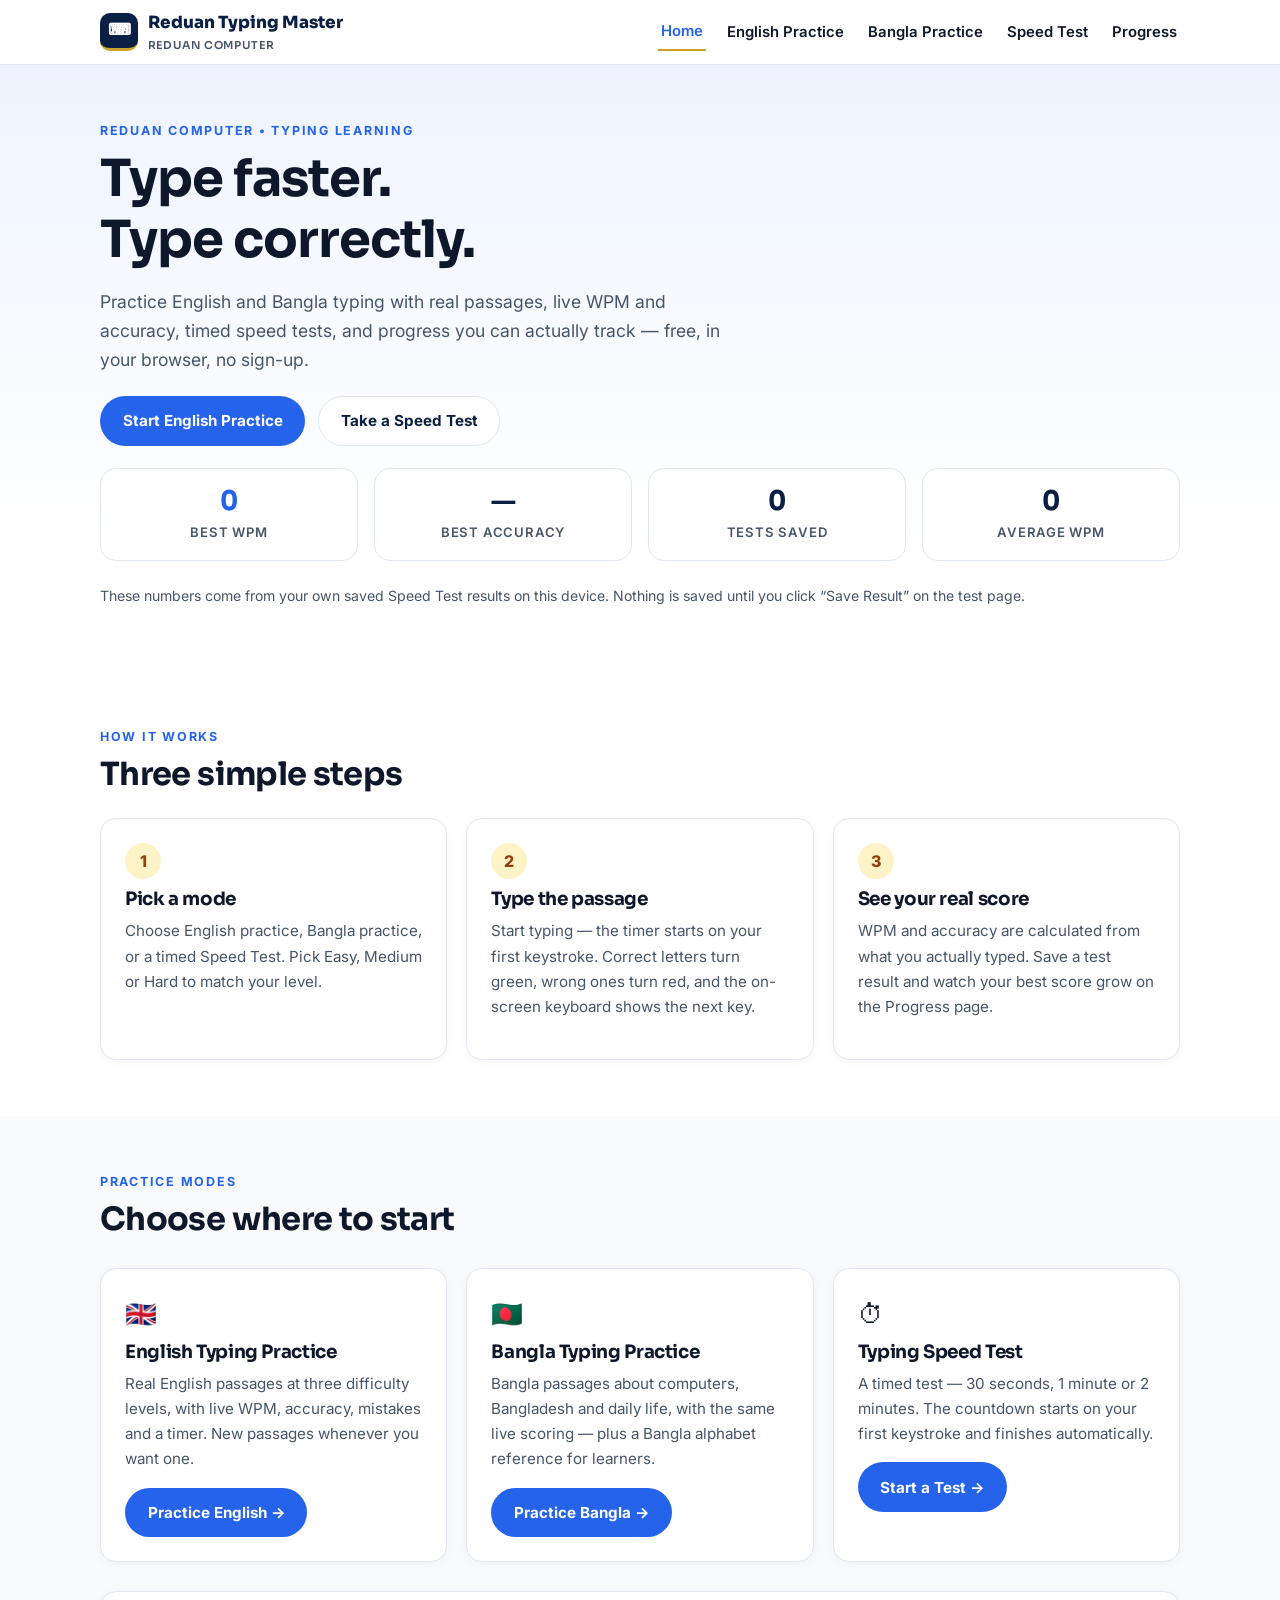
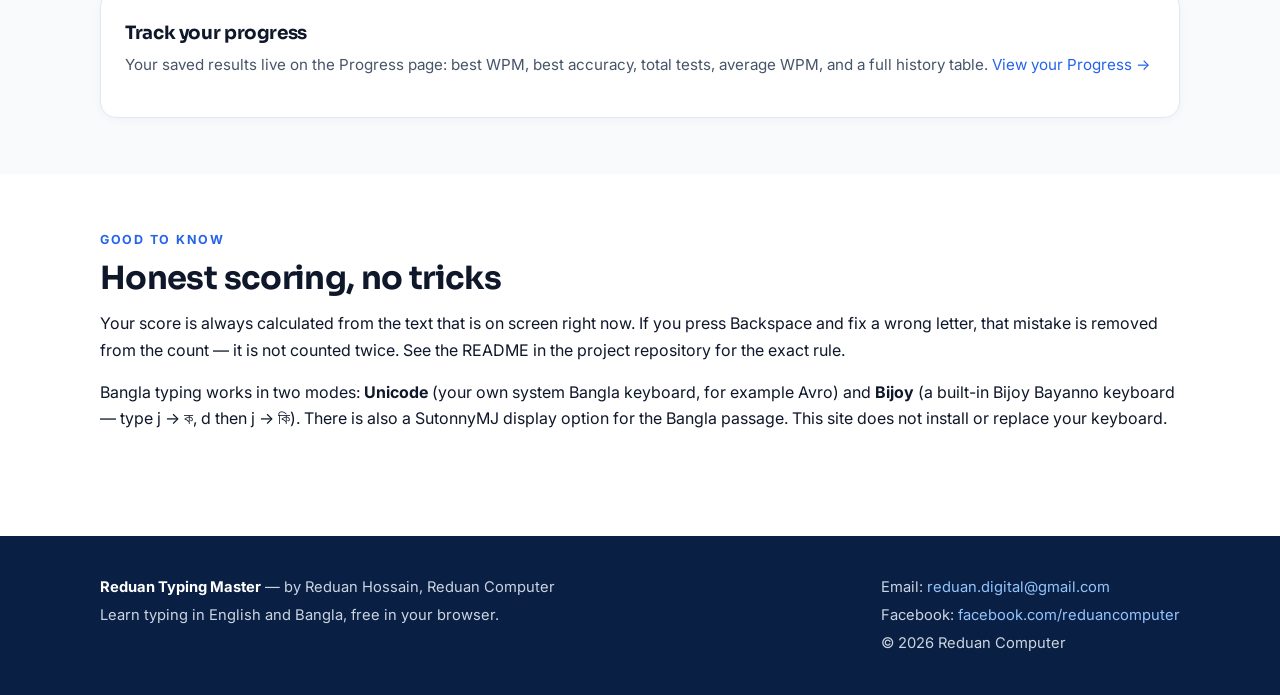
<file: index.html>
<!DOCTYPE html>
<html lang="en">
<head>
  <meta charset="UTF-8" />
  <meta name="viewport" content="width=device-width, initial-scale=1.0" />
  <title>Reduan Typing Master — Learn &amp; Practice Typing in English and Bangla</title>
  <meta name="description" content="Reduan Typing Master: free English and Bangla typing practice, typing speed tests with real WPM and accuracy, and progress tracking. By Reduan Hossain, Reduan Computer." />
  <link rel="preconnect" href="https://fonts.googleapis.com" />
  <link rel="preconnect" href="https://fonts.gstatic.com" crossorigin />
  <link href="https://fonts.googleapis.com/css2?family=Inter:wght@400;500;600;700;800&family=Sora:wght@600;700;800&display=swap" rel="stylesheet" />
  <link rel="stylesheet" href="style.css" />
</head>
<body>
  <header class="site-header">
    <div class="container header-inner">
      <a class="brand" href="index.html"><span class="brand-mark">⌨</span><span>Reduan Typing Master<small>Reduan Computer</small></span></a>
      <nav class="site-nav" id="siteNav" aria-label="Main navigation">
        <a href="index.html">Home</a>
        <a href="english.html">English Practice</a>
        <a href="bangla.html">Bangla Practice</a>
        <a href="test.html">Speed Test</a>
        <a href="progress.html">Progress</a>
      </nav>
      <button class="menu-btn" id="menuBtn" aria-label="Open menu" aria-expanded="false">☰</button>
    </div>
  </header>

  <main>
    <section class="hero">
      <div class="container">
        <p class="eyebrow">Reduan Computer • Typing Learning</p>
        <h1>Type faster.<br />Type correctly.</h1>
        <p class="lead">Practice English and Bangla typing with real passages, live WPM and accuracy, timed speed tests, and progress you can actually track — free, in your browser, no sign-up.</p>
        <div class="hero-actions">
          <a class="btn btn-primary" href="english.html">Start English Practice</a>
          <a class="btn btn-secondary" href="test.html">Take a Speed Test</a>
        </div>
        <div class="stats-row" aria-label="Your best results so far">
          <div class="stat highlight"><strong id="homeBestWpm">0</strong><span>Best WPM</span></div>
          <div class="stat"><strong id="homeBestAccuracy">—</strong><span>Best Accuracy</span></div>
          <div class="stat"><strong id="homeTotalTests">0</strong><span>Tests Saved</span></div>
          <div class="stat"><strong id="homeAvgWpm">0</strong><span>Average WPM</span></div>
        </div>
        <p class="progress-text">These numbers come from your own saved Speed Test results on this device. Nothing is saved until you click “Save Result” on the test page.</p>
      </div>
    </section>

    <section class="section">
      <div class="container">
        <p class="eyebrow">How it works</p>
        <h2>Three simple steps</h2>
        <div class="steps">
          <article class="card"><div class="step-num">1</div><h3>Pick a mode</h3><p>Choose English practice, Bangla practice, or a timed Speed Test. Pick Easy, Medium or Hard to match your level.</p></article>
          <article class="card"><div class="step-num">2</div><h3>Type the passage</h3><p>Start typing — the timer starts on your first keystroke. Correct letters turn green, wrong ones turn red, and the on-screen keyboard shows the next key.</p></article>
          <article class="card"><div class="step-num">3</div><h3>See your real score</h3><p>WPM and accuracy are calculated from what you actually typed. Save a test result and watch your best score grow on the Progress page.</p></article>
        </div>
      </div>
    </section>

    <section class="section section-alt">
      <div class="container">
        <p class="eyebrow">Practice modes</p>
        <h2>Choose where to start</h2>
        <div class="card-grid">
          <article class="card">
            <div class="icon">🇬🇧</div>
            <h3>English Typing Practice</h3>
            <p>Real English passages at three difficulty levels, with live WPM, accuracy, mistakes and a timer. New passages whenever you want one.</p>
            <a class="btn btn-primary" href="english.html">Practice English →</a>
          </article>
          <article class="card">
            <div class="icon">🇧🇩</div>
            <h3>Bangla Typing Practice</h3>
            <p>Bangla passages about computers, Bangladesh and daily life, with the same live scoring — plus a Bangla alphabet reference for learners.</p>
            <a class="btn btn-primary" href="bangla.html">Practice Bangla →</a>
          </article>
          <article class="card">
            <div class="icon">⏱</div>
            <h3>Typing Speed Test</h3>
            <p>A timed test — 30 seconds, 1 minute or 2 minutes. The countdown starts on your first keystroke and finishes automatically.</p>
            <a class="btn btn-primary" href="test.html">Start a Test →</a>
          </article>
        </div>
        <div class="card-grid" style="grid-template-columns: 1fr;">
          <article class="card">
            <h3>Track your progress</h3>
            <p>Your saved results live on the Progress page: best WPM, best accuracy, total tests, average WPM, and a full history table. <a href="progress.html">View your Progress →</a></p>
          </article>
        </div>
      </div>
    </section>

    <section class="section">
      <div class="container narrow">
        <p class="eyebrow">Good to know</p>
        <h2>Honest scoring, no tricks</h2>
        <p>Your score is always calculated from the text that is on screen right now. If you press Backspace and fix a wrong letter, that mistake is removed from the count — it is not counted twice. See the README in the project repository for the exact rule.</p>
        <p>Bangla typing works in two modes: <strong>Unicode</strong> (your own system Bangla keyboard, for example Avro) and <strong>Bijoy</strong> (a built-in Bijoy Bayanno keyboard — type j → ক, d then j → কি). There is also a SutonnyMJ display option for the Bangla passage. This site does not install or replace your keyboard.</p>
      </div>
    </section>
  </main>

  <footer class="site-footer">
    <div class="container footer-inner">
      <div>
        <p><strong style="color:#fff;">Reduan Typing Master</strong> — by Reduan Hossain, Reduan Computer</p>
        <p>Learn typing in English and Bangla, free in your browser.</p>
      </div>
      <div>
        <p>Email: <a href="mailto:reduan.digital@gmail.com">reduan.digital@gmail.com</a></p>
        <p>Facebook: <a href="https://www.facebook.com/reduancomputer" target="_blank" rel="noopener">facebook.com/reduancomputer</a></p>
        <p>© <span id="year">2026</span> Reduan Computer</p>
      </div>
    </div>
  </footer>

  <script src="script.js"></script>
  <script>document.getElementById('year').textContent = new Date().getFullYear();</script>
</body>
</html>
</file>
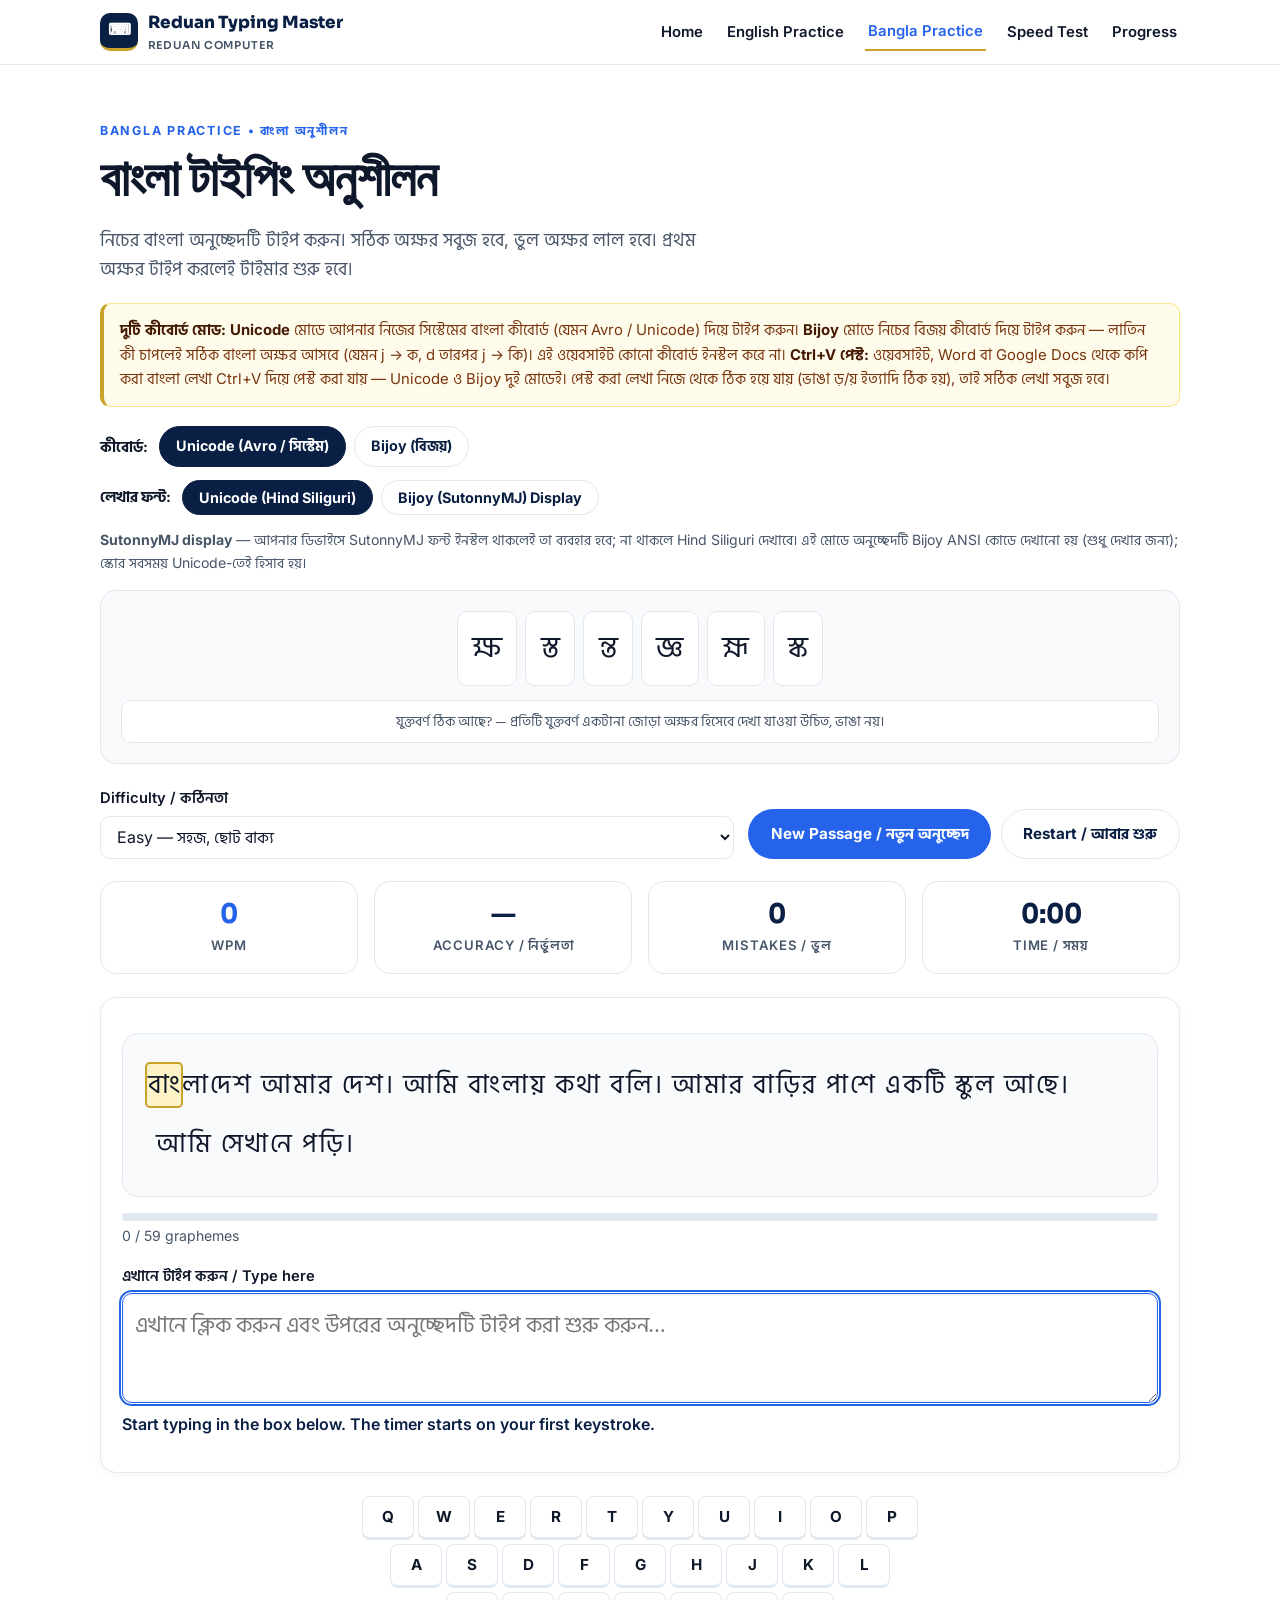
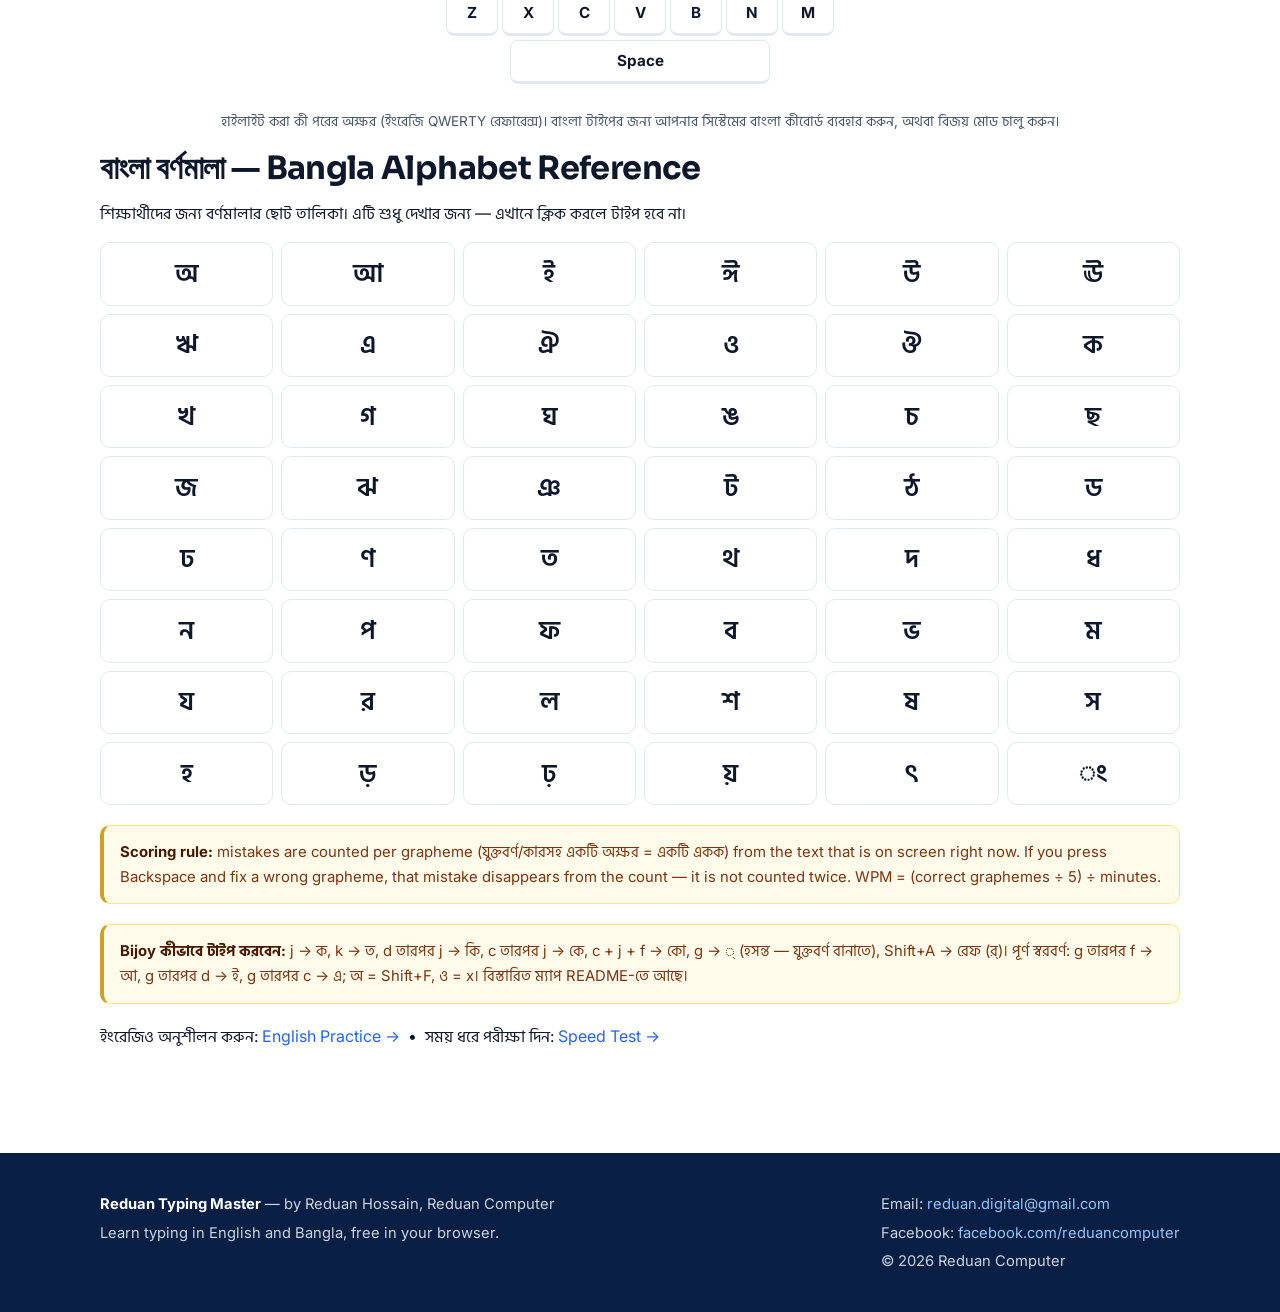
<file: bangla.html>
<!DOCTYPE html>
<html lang="bn">
<head>
  <meta charset="UTF-8" />
  <meta name="viewport" content="width=device-width, initial-scale=1.0" />
  <title>বাংলা টাইপিং অনুশীলন — Reduan Typing Master</title>
  <meta name="description" content="বাংলা টাইপিং অনুশীলন — কম্পিউটার, বাংলাদেশ ও দৈনন্দিন জীবন নিয়ে বাংলা অনুচ্ছেদ, লাইভ WPM, নির্ভুলতা ও ভুলের হিসাব।" />
  <link rel="preconnect" href="https://fonts.googleapis.com" />
  <link rel="preconnect" href="https://fonts.gstatic.com" crossorigin />
  <link href="https://fonts.googleapis.com/css2?family=Inter:wght@400;500;600;700;800&family=Sora:wght@600;700;800&family=Hind+Siliguri:wght@400;500;600;700&family=Noto+Sans+Bengali:wght@400;500;600;700&display=swap" rel="stylesheet" />
  <link rel="stylesheet" href="style.css" />
</head>
<body>
  <header class="site-header">
    <div class="container header-inner">
      <a class="brand" href="index.html"><span class="brand-mark">⌨</span><span>Reduan Typing Master<small>Reduan Computer</small></span></a>
      <nav class="site-nav" id="siteNav" aria-label="Main navigation">
        <a href="index.html">Home</a>
        <a href="english.html">English Practice</a>
        <a href="bangla.html">Bangla Practice</a>
        <a href="test.html">Speed Test</a>
        <a href="progress.html">Progress</a>
      </nav>
      <button class="menu-btn" id="menuBtn" aria-label="Open menu" aria-expanded="false">☰</button>
    </div>
  </header>

  <main>
    <section class="section">
      <div class="container">
        <p class="eyebrow">Bangla Practice • বাংলা অনুশীলন</p>
        <h1>বাংলা টাইপিং অনুশীলন</h1>
        <p class="lead">নিচের বাংলা অনুচ্ছেদটি টাইপ করুন। সঠিক অক্ষর সবুজ হবে, ভুল অক্ষর লাল হবে। প্রথম অক্ষর টাইপ করলেই টাইমার শুরু হবে।</p>

        <div class="note"><strong>দুটি কীবোর্ড মোড:</strong> <strong>Unicode</strong> মোডে আপনার নিজের সিস্টেমের বাংলা কীবোর্ড (যেমন Avro / Unicode) দিয়ে টাইপ করুন। <strong>Bijoy</strong> মোডে নিচের বিজয় কীবোর্ড দিয়ে টাইপ করুন — লাতিন কী চাপলেই সঠিক বাংলা অক্ষর আসবে (যেমন j → ক, d তারপর j → কি)। এই ওয়েবসাইট কোনো কীবোর্ড ইনস্টল করে না। <strong>Ctrl+V পেস্ট:</strong> ওয়েবসাইট, Word বা Google Docs থেকে কপি করা বাংলা লেখা Ctrl+V দিয়ে পেস্ট করা যায় — Unicode ও Bijoy দুই মোডেই। পেস্ট করা লেখা নিজে থেকে ঠিক হয়ে যায় (ভাঙা ড়/য় ইত্যাদি ঠিক হয়), তাই সঠিক লেখা সবুজ হবে।</div>

        <div class="toggle-group" role="group" aria-label="Keyboard mode">
          <span class="toggle-label">কীবোর্ড:</span>
          <button class="toggle-btn" id="kbModeUnicode" type="button" aria-pressed="true">Unicode (Avro / সিস্টেম)</button>
          <button class="toggle-btn" id="kbModeBijoy" type="button" aria-pressed="false">Bijoy (বিজয়)</button>
        </div>
        <div class="toggle-group" role="group" aria-label="Display font">
          <span class="toggle-label">লেখার ফন্ট:</span>
          <button class="toggle-btn" id="dispUnicode" type="button" aria-pressed="true">Unicode (Hind Siliguri)</button>
          <button class="toggle-btn" id="dispSutonny" type="button" aria-pressed="false">Bijoy (SutonnyMJ) Display</button>
        </div>
        <p class="progress-text"><strong>SutonnyMJ display</strong> — আপনার ডিভাইসে SutonnyMJ ফন্ট ইনস্টল থাকলেই তা ব্যবহার হবে; না থাকলে Hind Siliguri দেখাবে। এই মোডে অনুচ্ছেদটি Bijoy ANSI কোডে দেখানো হয় (শুধু দেখার জন্য); স্কোর সবসময় Unicode-তেই হিসাব হয়।</p>

        <div class="conjunct-demo" lang="bn" aria-label="যুক্তবর্ণ ঠিক আছে?">
          <span>ক্ষ</span><span>স্ত</span><span>ন্ত</span><span>জ্ঞ</span><span>হ্ম</span><span>স্ক</span>
          <span class="demo-label">যুক্তবর্ণ ঠিক আছে? — প্রতিটি যুক্তবর্ণ একটানা জোড়া অক্ষর হিসেবে দেখা যাওয়া উচিত, ভাঙা নয়।</span>
        </div>

        <input type="hidden" id="practiceMode" value="bangla" />

        <div class="controls">
          <div class="field">
            <label for="difficulty">Difficulty / কঠিনতা</label>
            <select id="difficulty">
              <option value="easy">Easy — সহজ, ছোট বাক্য</option>
              <option value="medium">Medium — মাঝারি অনুচ্ছেদ</option>
              <option value="hard">Hard — লম্বা, জটিল অনুচ্ছেদ</option>
            </select>
          </div>
          <div class="actions">
            <button class="btn btn-primary" id="newPassageBtn" type="button">New Passage / নতুন অনুচ্ছেদ</button>
            <button class="btn btn-secondary" id="restartBtn" type="button">Restart / আবার শুরু</button>
          </div>
        </div>

        <div class="stats-row">
          <div class="stat highlight"><strong id="statWpm">0</strong><span>WPM</span></div>
          <div class="stat"><strong id="statAccuracy">—</strong><span>Accuracy / নির্ভুলতা</span></div>
          <div class="stat"><strong id="statMistakes">0</strong><span>Mistakes / ভুল</span></div>
          <div class="stat"><strong id="statTime">0:00</strong><span>Time / সময়</span></div>
        </div>

        <div class="typing-card">
          <div class="passage bangla" id="passage" aria-label="টাইপ করার অনুচ্ছেদ" lang="bn"></div>
          <div class="progress-bar"><div id="progressFill"></div></div>
          <p class="progress-text" id="statProgress">0 / 0 graphemes</p>

          <label for="typingInput">এখানে টাইপ করুন / Type here</label>
          <textarea id="typingInput" class="typing-input bangla" lang="bn" placeholder="এখানে ক্লিক করুন এবং উপরের অনুচ্ছেদটি টাইপ করা শুরু করুন…" spellcheck="false" autocomplete="off" autocapitalize="off"></textarea>
          <p class="status-line" id="statusLine">Start typing in the box above. The timer starts on your first keystroke.</p>
          <p class="pending-kar" id="pendingKar" hidden></p>
        </div>

        <div class="keyboard" id="keyboard" aria-label="On-screen keyboard — highlights the next key"></div>
        <p class="kb-caption" id="kbCaption">The highlighted key is the next letter to type. For Bangla, use your system Bangla keyboard, or switch on Bijoy mode above.</p>

        <h2>বাংলা বর্ণমালা — Bangla Alphabet Reference</h2>
        <p>শিক্ষার্থীদের জন্য বর্ণমালার ছোট তালিকা। এটি শুধু দেখার জন্য — এখানে ক্লিক করলে টাইপ হবে না।</p>
        <div class="alphabet" lang="bn" aria-label="Bangla alphabet reference">
          <span>অ</span><span>আ</span><span>ই</span><span>ঈ</span><span>উ</span><span>ঊ</span>
          <span>ঋ</span><span>এ</span><span>ঐ</span><span>ও</span><span>ঔ</span><span>ক</span>
          <span>খ</span><span>গ</span><span>ঘ</span><span>ঙ</span><span>চ</span><span>ছ</span>
          <span>জ</span><span>ঝ</span><span>ঞ</span><span>ট</span><span>ঠ</span><span>ড</span>
          <span>ঢ</span><span>ণ</span><span>ত</span><span>থ</span><span>দ</span><span>ধ</span>
          <span>ন</span><span>প</span><span>ফ</span><span>ব</span><span>ভ</span><span>ম</span>
          <span>য</span><span>র</span><span>ল</span><span>শ</span><span>ষ</span><span>স</span>
          <span>হ</span><span>ড়</span><span>ঢ়</span><span>য়</span><span>ৎ</span><span>ং</span>
        </div>

        <div class="note"><strong>Scoring rule:</strong> mistakes are counted per grapheme (যুক্তবর্ণ/কারসহ একটি অক্ষর = একটি একক) from the text that is on screen right now. If you press Backspace and fix a wrong grapheme, that mistake disappears from the count — it is not counted twice. WPM = (correct graphemes ÷ 5) ÷ minutes.</div>
        <div class="note"><strong>Bijoy কীভাবে টাইপ করবেন:</strong> j → ক, k → ত, d তারপর j → কি, c তারপর j → কে, c + j + f → কো, g → ্ (হসন্ত — যুক্তবর্ণ বানাতে), Shift+A → রেফ (র্)। পূর্ণ স্বরবর্ণ: g তারপর f → আ, g তারপর d → ই, g তারপর c → এ; অ = Shift+F, ও = x। বিস্তারিত ম্যাপ README-তে আছে।</div>

        <p>ইংরেজিও অনুশীলন করুন: <a href="english.html">English Practice →</a> &nbsp;•&nbsp; সময় ধরে পরীক্ষা দিন: <a href="test.html">Speed Test →</a></p>
      </div>
    </section>
  </main>

  <footer class="site-footer">
    <div class="container footer-inner">
      <div>
        <p><strong style="color:#fff;">Reduan Typing Master</strong> — by Reduan Hossain, Reduan Computer</p>
        <p>Learn typing in English and Bangla, free in your browser.</p>
      </div>
      <div>
        <p>Email: <a href="mailto:reduan.digital@gmail.com">reduan.digital@gmail.com</a></p>
        <p>Facebook: <a href="https://www.facebook.com/reduancomputer" target="_blank" rel="noopener">facebook.com/reduancomputer</a></p>
        <p>© <span id="year">2026</span> Reduan Computer</p>
      </div>
    </div>
  </footer>

  <script src="script.js"></script>
  <script>document.getElementById('year').textContent = new Date().getFullYear();</script>
</body>
</html>
</file>
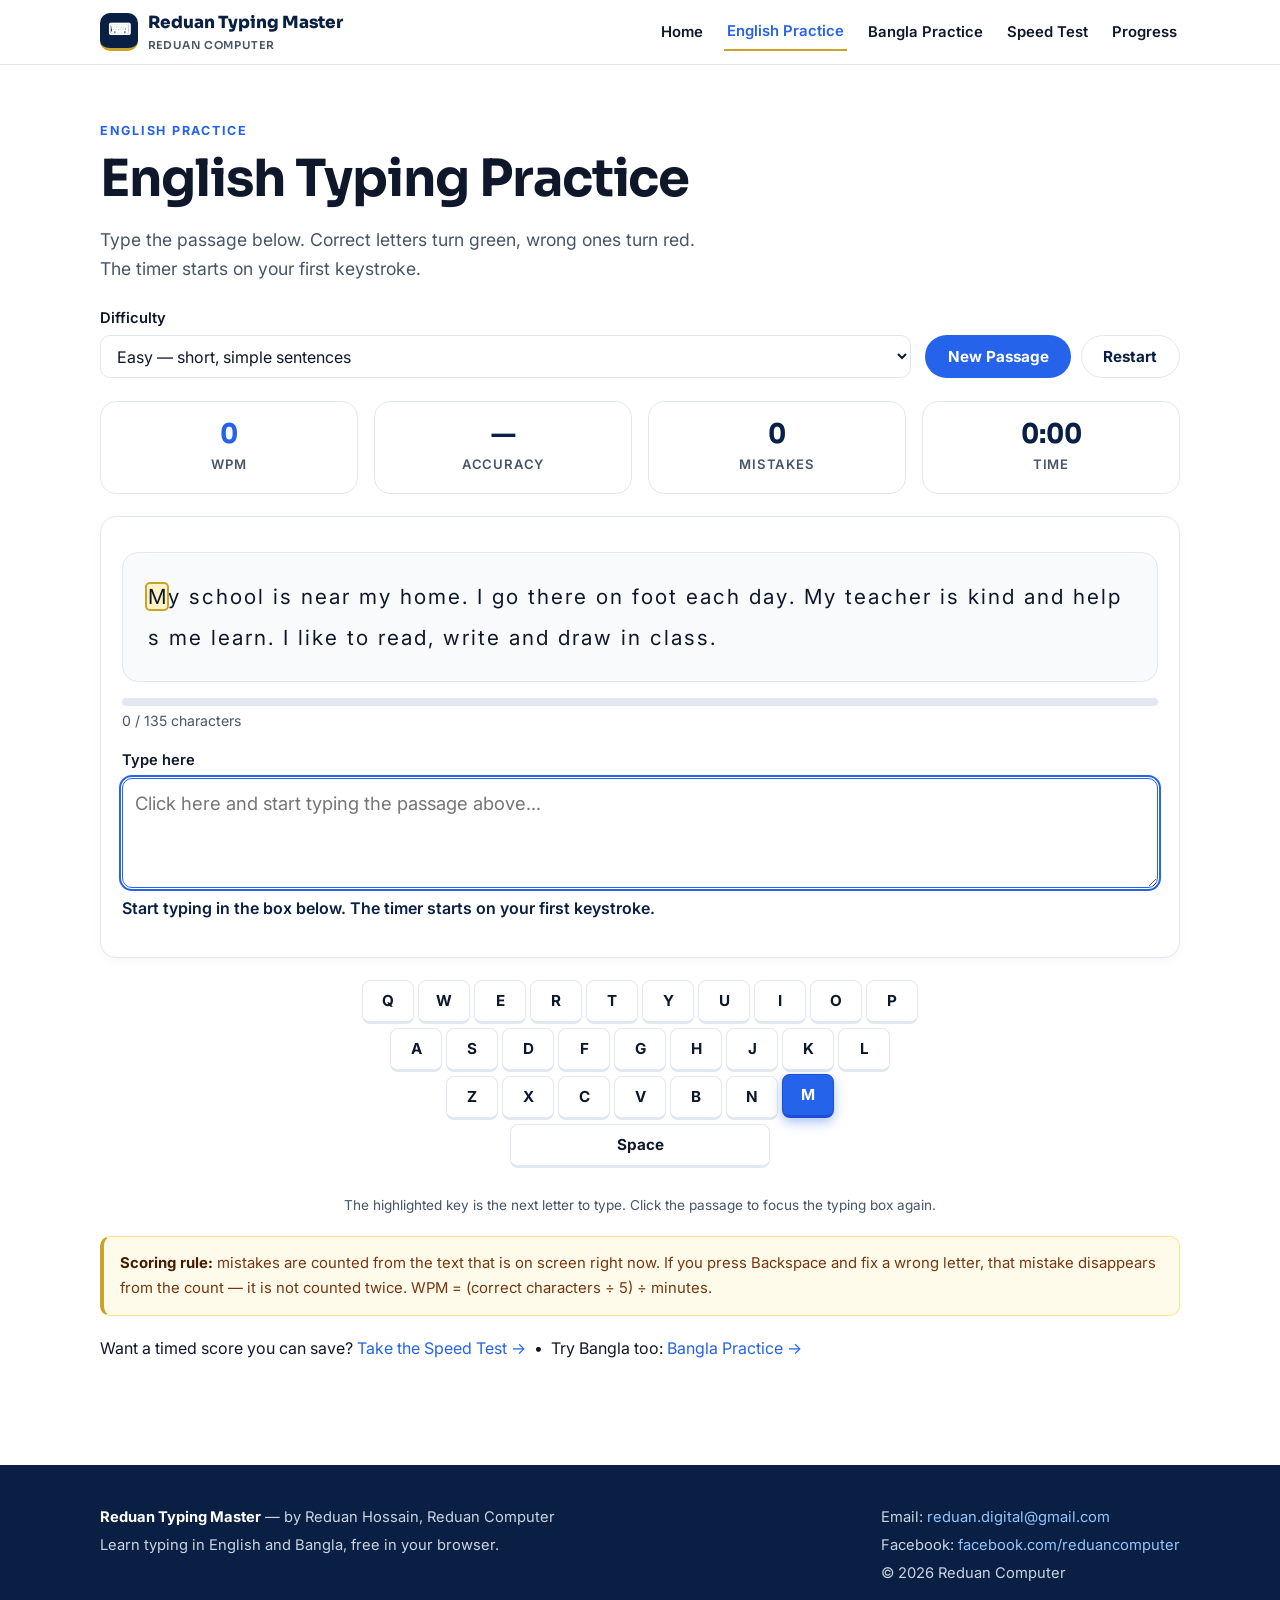
<file: english.html>
<!DOCTYPE html>
<html lang="en">
<head>
  <meta charset="UTF-8" />
  <meta name="viewport" content="width=device-width, initial-scale=1.0" />
  <title>English Typing Practice — Reduan Typing Master</title>
  <meta name="description" content="Practice English typing with real passages, live WPM, accuracy, mistakes and timer. Easy, Medium and Hard levels." />
  <link rel="preconnect" href="https://fonts.googleapis.com" />
  <link rel="preconnect" href="https://fonts.gstatic.com" crossorigin />
  <link href="https://fonts.googleapis.com/css2?family=Inter:wght@400;500;600;700;800&family=Sora:wght@600;700;800&display=swap" rel="stylesheet" />
  <link rel="stylesheet" href="style.css" />
</head>
<body>
  <header class="site-header">
    <div class="container header-inner">
      <a class="brand" href="index.html"><span class="brand-mark">⌨</span><span>Reduan Typing Master<small>Reduan Computer</small></span></a>
      <nav class="site-nav" id="siteNav" aria-label="Main navigation">
        <a href="index.html">Home</a>
        <a href="english.html">English Practice</a>
        <a href="bangla.html">Bangla Practice</a>
        <a href="test.html">Speed Test</a>
        <a href="progress.html">Progress</a>
      </nav>
      <button class="menu-btn" id="menuBtn" aria-label="Open menu" aria-expanded="false">☰</button>
    </div>
  </header>

  <main>
    <section class="section">
      <div class="container">
        <p class="eyebrow">English Practice</p>
        <h1>English Typing Practice</h1>
        <p class="lead">Type the passage below. Correct letters turn green, wrong ones turn red. The timer starts on your first keystroke.</p>

        <input type="hidden" id="practiceMode" value="english" />

        <div class="controls">
          <div class="field">
            <label for="difficulty">Difficulty</label>
            <select id="difficulty">
              <option value="easy">Easy — short, simple sentences</option>
              <option value="medium">Medium — longer passages</option>
              <option value="hard">Hard — long sentences, punctuation &amp; numbers</option>
            </select>
          </div>
          <div class="actions">
            <button class="btn btn-primary" id="newPassageBtn" type="button">New Passage</button>
            <button class="btn btn-secondary" id="restartBtn" type="button">Restart</button>
          </div>
        </div>

        <div class="stats-row">
          <div class="stat highlight"><strong id="statWpm">0</strong><span>WPM</span></div>
          <div class="stat"><strong id="statAccuracy">—</strong><span>Accuracy</span></div>
          <div class="stat"><strong id="statMistakes">0</strong><span>Mistakes</span></div>
          <div class="stat"><strong id="statTime">0:00</strong><span>Time</span></div>
        </div>

        <div class="typing-card">
          <div class="passage" id="passage" aria-label="Passage to type"></div>
          <div class="progress-bar"><div id="progressFill"></div></div>
          <p class="progress-text" id="statProgress">0 / 0 characters</p>

          <label for="typingInput">Type here</label>
          <textarea id="typingInput" class="typing-input" placeholder="Click here and start typing the passage above…" spellcheck="false" autocomplete="off" autocapitalize="off"></textarea>
          <p class="status-line" id="statusLine">Start typing in the box above. The timer starts on your first keystroke.</p>
        </div>

        <div class="keyboard" id="keyboard" aria-label="On-screen QWERTY keyboard — highlights the next key"></div>
        <p class="kb-caption">The highlighted key is the next letter to type. Click the passage to focus the typing box again.</p>

        <div class="note"><strong>Scoring rule:</strong> mistakes are counted from the text that is on screen right now. If you press Backspace and fix a wrong letter, that mistake disappears from the count — it is not counted twice. WPM = (correct characters ÷ 5) ÷ minutes.</div>

        <p>Want a timed score you can save? <a href="test.html">Take the Speed Test →</a> &nbsp;•&nbsp; Try Bangla too: <a href="bangla.html">Bangla Practice →</a></p>
      </div>
    </section>
  </main>

  <footer class="site-footer">
    <div class="container footer-inner">
      <div>
        <p><strong style="color:#fff;">Reduan Typing Master</strong> — by Reduan Hossain, Reduan Computer</p>
        <p>Learn typing in English and Bangla, free in your browser.</p>
      </div>
      <div>
        <p>Email: <a href="mailto:reduan.digital@gmail.com">reduan.digital@gmail.com</a></p>
        <p>Facebook: <a href="https://www.facebook.com/reduancomputer" target="_blank" rel="noopener">facebook.com/reduancomputer</a></p>
        <p>© <span id="year">2026</span> Reduan Computer</p>
      </div>
    </div>
  </footer>

  <script src="script.js"></script>
  <script>document.getElementById('year').textContent = new Date().getFullYear();</script>
</body>
</html>
</file>
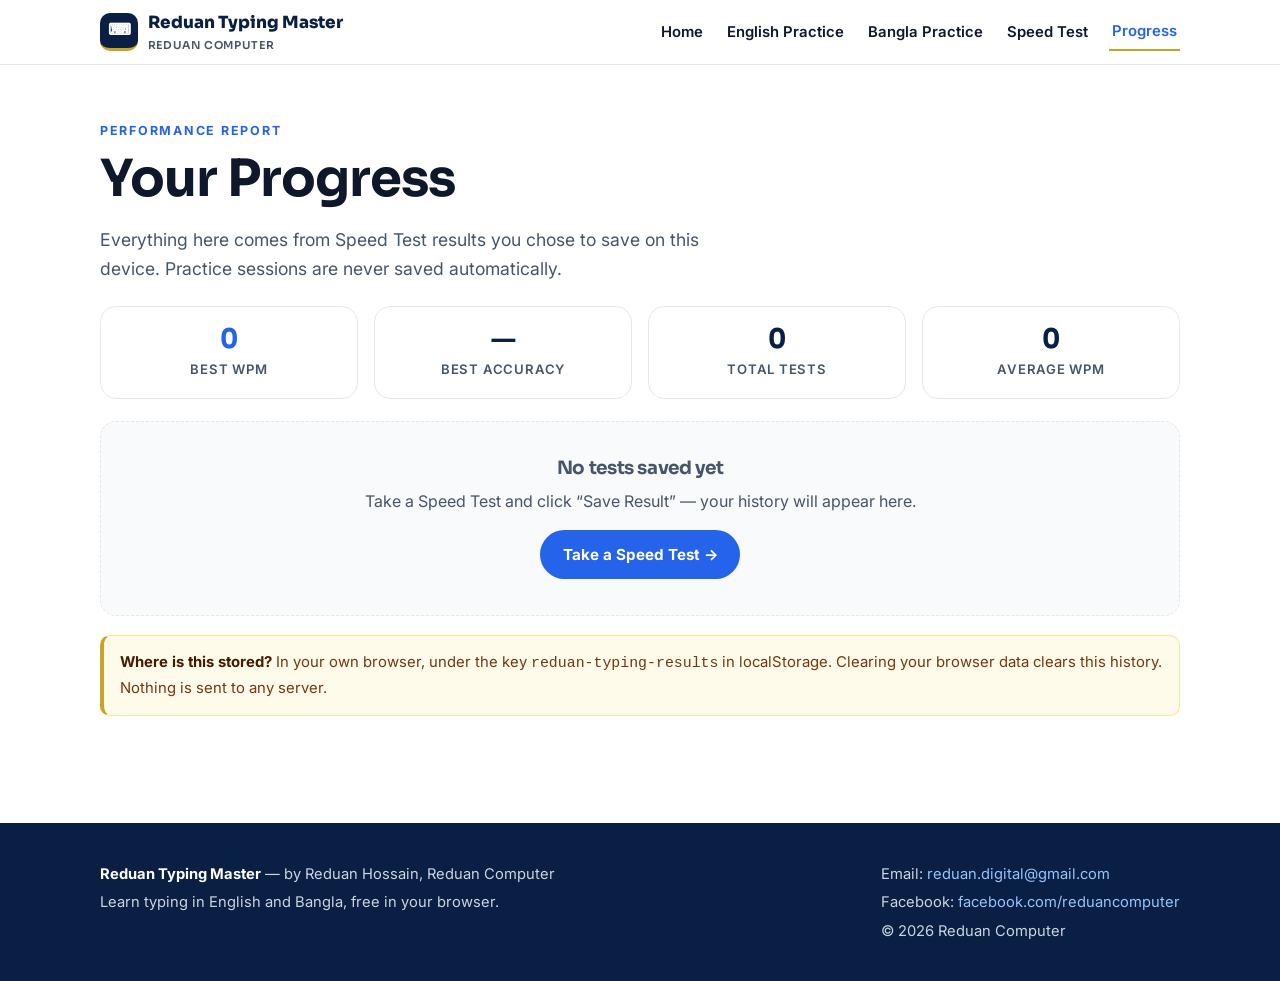
<file: progress.html>
<!DOCTYPE html>
<html lang="en">
<head>
  <meta charset="UTF-8" />
  <meta name="viewport" content="width=device-width, initial-scale=1.0" />
  <title>Progress &amp; Performance Report — Reduan Typing Master</title>
  <meta name="description" content="Your typing progress: best WPM, best accuracy, total tests, average WPM, and your saved test history." />
  <link rel="preconnect" href="https://fonts.googleapis.com" />
  <link rel="preconnect" href="https://fonts.gstatic.com" crossorigin />
  <link href="https://fonts.googleapis.com/css2?family=Inter:wght@400;500;600;700;800&family=Sora:wght@600;700;800&display=swap" rel="stylesheet" />
  <link rel="stylesheet" href="style.css" />
</head>
<body>
  <header class="site-header">
    <div class="container header-inner">
      <a class="brand" href="index.html"><span class="brand-mark">⌨</span><span>Reduan Typing Master<small>Reduan Computer</small></span></a>
      <nav class="site-nav" id="siteNav" aria-label="Main navigation">
        <a href="index.html">Home</a>
        <a href="english.html">English Practice</a>
        <a href="bangla.html">Bangla Practice</a>
        <a href="test.html">Speed Test</a>
        <a href="progress.html">Progress</a>
      </nav>
      <button class="menu-btn" id="menuBtn" aria-label="Open menu" aria-expanded="false">☰</button>
    </div>
  </header>

  <main>
    <section class="section">
      <div class="container">
        <p class="eyebrow">Performance Report</p>
        <h1>Your Progress</h1>
        <p class="lead">Everything here comes from Speed Test results you chose to save on this device. Practice sessions are never saved automatically.</p>

        <div class="stats-row">
          <div class="stat highlight"><strong id="progBestWpm">0</strong><span>Best WPM</span></div>
          <div class="stat"><strong id="progBestAccuracy">—</strong><span>Best Accuracy</span></div>
          <div class="stat"><strong id="progTotal">0</strong><span>Total Tests</span></div>
          <div class="stat"><strong id="progAvgWpm">0</strong><span>Average WPM</span></div>
        </div>

        <div class="empty-state" id="emptyState">
          <h3>No tests saved yet</h3>
          <p>Take a Speed Test and click “Save Result” — your history will appear here.</p>
          <a class="btn btn-primary" href="test.html">Take a Speed Test →</a>
        </div>

        <div class="table-wrap" id="historyTableWrap" style="display:none;">
          <table>
            <thead>
              <tr><th>Date</th><th>Mode</th><th>Time</th><th>WPM</th><th>Accuracy</th></tr>
            </thead>
            <tbody id="historyBody"></tbody>
          </table>
          <div class="controls" style="margin-top:1.2rem;">
            <button class="btn btn-danger" id="clearHistoryBtn" type="button">Clear History</button>
            <a class="btn btn-secondary" href="test.html">Take Another Test →</a>
          </div>
        </div>

        <div class="note"><strong>Where is this stored?</strong> In your own browser, under the key <code>reduan-typing-results</code> in localStorage. Clearing your browser data clears this history. Nothing is sent to any server.</div>
      </div>
    </section>
  </main>

  <footer class="site-footer">
    <div class="container footer-inner">
      <div>
        <p><strong style="color:#fff;">Reduan Typing Master</strong> — by Reduan Hossain, Reduan Computer</p>
        <p>Learn typing in English and Bangla, free in your browser.</p>
      </div>
      <div>
        <p>Email: <a href="mailto:reduan.digital@gmail.com">reduan.digital@gmail.com</a></p>
        <p>Facebook: <a href="https://www.facebook.com/reduancomputer" target="_blank" rel="noopener">facebook.com/reduancomputer</a></p>
        <p>© <span id="year">2026</span> Reduan Computer</p>
      </div>
    </div>
  </footer>

  <script src="script.js"></script>
  <script>document.getElementById('year').textContent = new Date().getFullYear();</script>
</body>
</html>
</file>
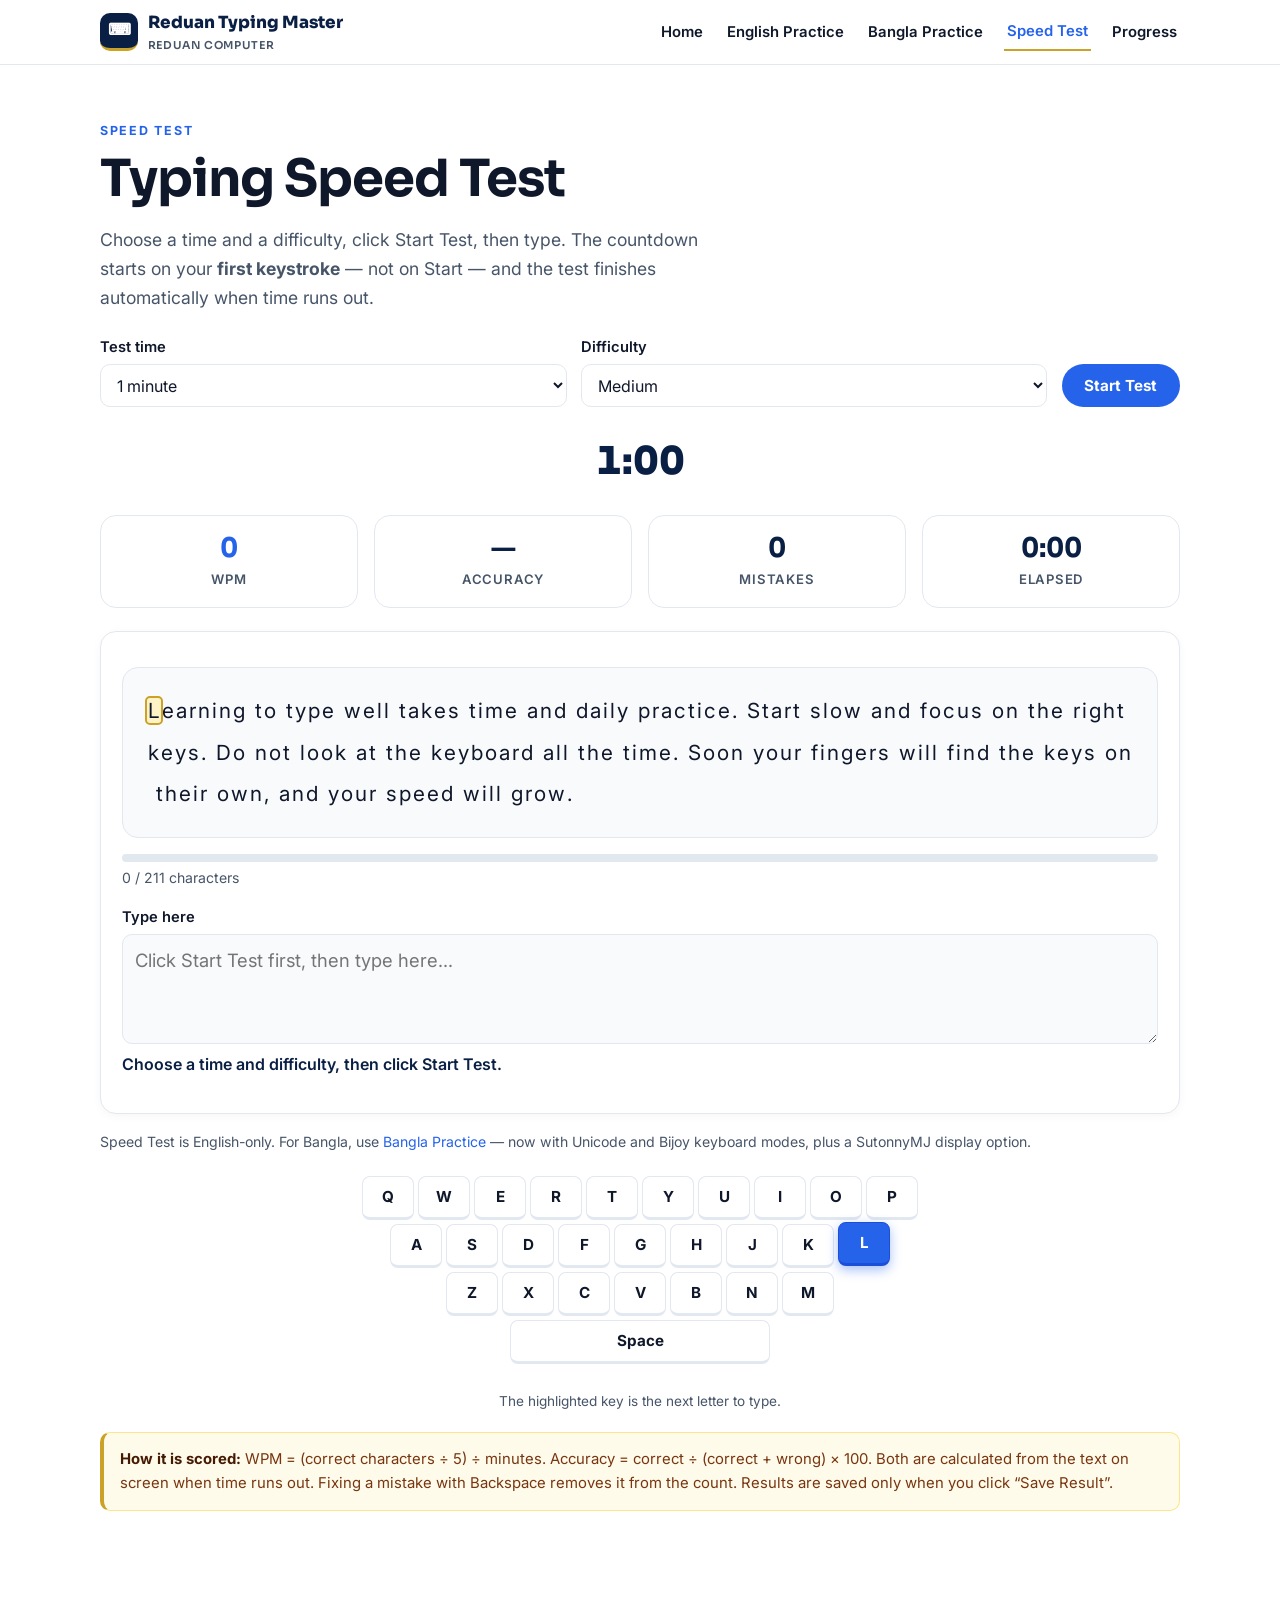
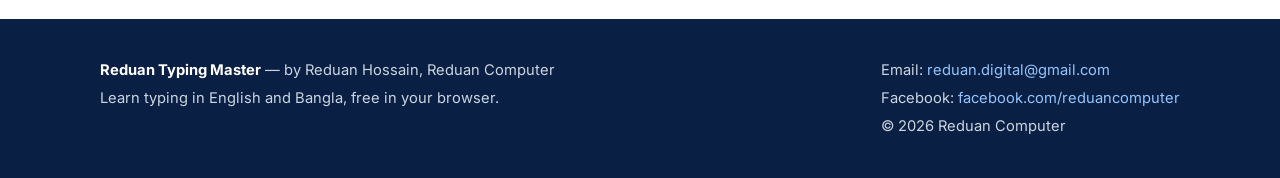
<file: test.html>
<!DOCTYPE html>
<html lang="en">
<head>
  <meta charset="UTF-8" />
  <meta name="viewport" content="width=device-width, initial-scale=1.0" />
  <title>Typing Speed Test — Reduan Typing Master</title>
  <meta name="description" content="Timed typing speed test: 30 seconds, 1 minute or 2 minutes. Real WPM, accuracy, correct and wrong characters, and a saveable result." />
  <link rel="preconnect" href="https://fonts.googleapis.com" />
  <link rel="preconnect" href="https://fonts.gstatic.com" crossorigin />
  <link href="https://fonts.googleapis.com/css2?family=Inter:wght@400;500;600;700;800&family=Sora:wght@600;700;800&display=swap" rel="stylesheet" />
  <link rel="stylesheet" href="style.css" />
</head>
<body>
  <header class="site-header">
    <div class="container header-inner">
      <a class="brand" href="index.html"><span class="brand-mark">⌨</span><span>Reduan Typing Master<small>Reduan Computer</small></span></a>
      <nav class="site-nav" id="siteNav" aria-label="Main navigation">
        <a href="index.html">Home</a>
        <a href="english.html">English Practice</a>
        <a href="bangla.html">Bangla Practice</a>
        <a href="test.html">Speed Test</a>
        <a href="progress.html">Progress</a>
      </nav>
      <button class="menu-btn" id="menuBtn" aria-label="Open menu" aria-expanded="false">☰</button>
    </div>
  </header>

  <main>
    <section class="section">
      <div class="container">
        <p class="eyebrow">Speed Test</p>
        <h1>Typing Speed Test</h1>
        <p class="lead">Choose a time and a difficulty, click Start Test, then type. The countdown starts on your <strong>first keystroke</strong> — not on Start — and the test finishes automatically when time runs out.</p>

        <div class="controls">
          <div class="field">
            <label for="testTime">Test time</label>
            <select id="testTime">
              <option value="30">30 seconds</option>
              <option value="60" selected>1 minute</option>
              <option value="120">2 minutes</option>
            </select>
          </div>
          <div class="field">
            <label for="testDifficulty">Difficulty</label>
            <select id="testDifficulty">
              <option value="easy">Easy</option>
              <option value="medium" selected>Medium</option>
              <option value="hard">Hard</option>
            </select>
          </div>
          <div class="actions">
            <button class="btn btn-primary" id="startTestBtn" type="button">Start Test</button>
          </div>
        </div>

        <div class="timer-big" id="countdown">1:00</div>

        <div class="stats-row">
          <div class="stat highlight"><strong id="testWpm">0</strong><span>WPM</span></div>
          <div class="stat"><strong id="testAccuracy">—</strong><span>Accuracy</span></div>
          <div class="stat"><strong id="testMistakes">0</strong><span>Mistakes</span></div>
          <div class="stat"><strong id="testElapsed">0:00</strong><span>Elapsed</span></div>
        </div>

        <div class="typing-card">
          <div class="passage" id="testPassage" aria-label="Test passage to type"></div>
          <div class="progress-bar"><div id="testProgressFill"></div></div>
          <p class="progress-text" id="testProgress">0 / 0 characters</p>

          <label for="testInput">Type here</label>
          <textarea id="testInput" class="typing-input" placeholder="Click Start Test first, then type here…" spellcheck="false" autocomplete="off" autocapitalize="off" disabled></textarea>
          <p class="status-line" id="testStatus">Choose a time and difficulty, then click Start Test.</p>
        </div>
        <p class="progress-text">Speed Test is English-only. For Bangla, use <a href="bangla.html">Bangla Practice</a> — now with Unicode and Bijoy keyboard modes, plus a SutonnyMJ display option.</p>

        <div class="keyboard" id="testKeyboard" aria-label="On-screen QWERTY keyboard — highlights the next key"></div>
        <p class="kb-caption">The highlighted key is the next letter to type.</p>

        <div class="results" id="resultsPanel" aria-live="polite">
          <h3>Your result</h3>
          <div class="results-grid">
            <div><strong id="resultWpm">0</strong><span>WPM</span></div>
            <div><strong id="resultAccuracy">—</strong><span>Accuracy</span></div>
            <div><strong id="resultWords">0</strong><span>Total words typed</span></div>
            <div><strong id="resultCorrect">0</strong><span>Correct characters</span></div>
            <div><strong id="resultWrong">0</strong><span>Wrong characters</span></div>
            <div><strong>Saved?</strong><span id="savedMsg">Not saved yet</span></div>
          </div>
          <div class="controls" style="margin-bottom:0;">
            <button class="btn btn-primary" id="saveResultBtn" type="button">Save Result</button>
            <button class="btn btn-secondary" id="tryAgainBtn" type="button">Try Again</button>
            <a class="btn btn-navy" href="progress.html">View Progress →</a>
          </div>
        </div>

        <div class="note"><strong>How it is scored:</strong> WPM = (correct characters ÷ 5) ÷ minutes. Accuracy = correct ÷ (correct + wrong) × 100. Both are calculated from the text on screen when time runs out. Fixing a mistake with Backspace removes it from the count. Results are saved only when you click “Save Result”.</div>
      </div>
    </section>
  </main>

  <footer class="site-footer">
    <div class="container footer-inner">
      <div>
        <p><strong style="color:#fff;">Reduan Typing Master</strong> — by Reduan Hossain, Reduan Computer</p>
        <p>Learn typing in English and Bangla, free in your browser.</p>
      </div>
      <div>
        <p>Email: <a href="mailto:reduan.digital@gmail.com">reduan.digital@gmail.com</a></p>
        <p>Facebook: <a href="https://www.facebook.com/reduancomputer" target="_blank" rel="noopener">facebook.com/reduancomputer</a></p>
        <p>© <span id="year">2026</span> Reduan Computer</p>
      </div>
    </div>
  </footer>

  <script src="script.js"></script>
  <script>document.getElementById('year').textContent = new Date().getFullYear();</script>
</body>
</html>
</file>
<file: style.css>
/* Reduan Typing Master — shared stylesheet
   Palette: navy #0a1f44, blue #2563eb, gold #c9a227. Mobile-first. */
:root {
  --navy: #0a1f44;
  --navy-2: #102a5c;
  --blue: #2563eb;
  --blue-dark: #1d4ed8;
  --blue-light: #dbeafe;
  --gold: #c9a227;
  --gold-light: #fef3c7;
  --ink: #0f172a;
  --muted: #475569;
  --line: #e2e8f0;
  --bg: #ffffff;
  --bg-alt: #f8fafc;
  --green: #15803d;
  --green-bg: #dcfce7;
  --red: #b91c1c;
  --red-bg: #fee2e2;
  --radius: 16px;
  --shadow: 0 10px 30px rgba(10, 31, 68, 0.08);
}
* { box-sizing: border-box; }
html { scroll-behavior: smooth; }
body {
  margin: 0;
  font-family: Inter, "Hind Siliguri", system-ui, -apple-system, "Segoe UI", Roboto, "Noto Sans Bengali", sans-serif;
  color: var(--ink);
  background: var(--bg);
  line-height: 1.65;
  -webkit-font-smoothing: antialiased;
}
h1, h2, h3 { font-family: Sora, Inter, system-ui, sans-serif; line-height: 1.2; letter-spacing: -0.02em; }
h1 { font-size: clamp(2rem, 6vw, 3.2rem); margin: 0.4rem 0 1rem; }
h2 { font-size: clamp(1.5rem, 4vw, 2rem); margin: 0.5rem 0 0.8rem; }
h3 { font-size: 1.15rem; margin: 0 0 0.5rem; }
p { margin: 0 0 1rem; }
a { color: var(--blue); text-decoration: none; }
a:hover { text-decoration: underline; }
.container { width: min(1080px, 92%); margin: 0 auto; }
.narrow { max-width: 760px; }
.section { padding: 3.5rem 0; }
.section-alt { background: var(--bg-alt); }
.eyebrow {
  text-transform: uppercase; letter-spacing: 0.14em;
  font-size: 0.78rem; font-weight: 700; color: var(--blue); margin-bottom: 0.25rem;
}
.lead { font-size: 1.1rem; color: var(--muted); max-width: 620px; }

/* Header / nav */
.site-header {
  position: sticky; top: 0; z-index: 50;
  background: rgba(255, 255, 255, 0.95);
  backdrop-filter: blur(10px);
  border-bottom: 1px solid var(--line);
}
.header-inner { display: flex; align-items: center; justify-content: space-between; min-height: 64px; }
.brand { display: flex; align-items: center; gap: 0.6rem; color: var(--navy); font-weight: 800; font-family: Sora, sans-serif; font-size: 1.05rem; }
.brand:hover { text-decoration: none; }
.brand-mark {
  width: 38px; height: 38px; border-radius: 10px; flex: none;
  background: var(--navy); color: #fff; display: grid; place-items: center;
  font-size: 1rem; border-bottom: 3px solid var(--gold);
}
.brand small { display: block; font-size: 0.68rem; font-weight: 600; color: var(--muted); letter-spacing: 0.08em; text-transform: uppercase; }
.site-nav { display: flex; gap: 1.1rem; align-items: center; }
.site-nav a { color: var(--ink); font-weight: 600; font-size: 0.93rem; padding: 0.35rem 0.2rem; }
.site-nav a:hover { color: var(--blue); text-decoration: none; }
.site-nav a.active { color: var(--blue); border-bottom: 2px solid var(--gold); }
.menu-btn { display: none; border: 1px solid var(--line); background: #fff; border-radius: 10px; padding: 0.45rem 0.7rem; font-size: 1.1rem; cursor: pointer; }

/* Buttons, cards, forms */
.btn {
  display: inline-block; padding: 0.7rem 1.35rem; border-radius: 999px;
  font-weight: 700; font-size: 0.95rem; border: 1px solid transparent;
  cursor: pointer; font-family: inherit; text-align: center;
}
.btn:hover { text-decoration: none; transform: translateY(-1px); }
.btn:disabled { opacity: 0.55; cursor: not-allowed; transform: none; }
.btn-primary { background: var(--blue); color: #fff; }
.btn-primary:hover { background: var(--blue-dark); }
.btn-secondary { background: #fff; color: var(--navy); border-color: var(--line); }
.btn-navy { background: var(--navy); color: #fff; }
.btn-danger { background: #fff; color: var(--red); border-color: #fecaca; }
.btn-block { display: block; width: 100%; }
.card-grid { display: grid; grid-template-columns: repeat(3, 1fr); gap: 1.2rem; margin-top: 1.8rem; }
.card {
  background: #fff; border: 1px solid var(--line); border-radius: var(--radius);
  padding: 1.5rem; box-shadow: 0 2px 10px rgba(10, 31, 68, 0.04);
}
.card h3 { margin-top: 0.4rem; }
.card p { color: var(--muted); font-size: 0.95rem; }
.card .icon { font-size: 1.6rem; }
label { font-weight: 600; font-size: 0.92rem; display: block; margin-bottom: 0.3rem; }
select, textarea {
  font-family: inherit; font-size: 1rem; color: var(--ink);
  border: 1px solid var(--line); border-radius: 10px; padding: 0.6rem 0.75rem;
  background: #fff; width: 100%;
}
select:focus, textarea:focus { outline: 2px solid var(--blue); outline-offset: 1px; border-color: var(--blue); }
.controls { display: flex; flex-wrap: wrap; gap: 0.9rem; align-items: end; margin: 1.4rem 0; }
.controls .field { min-width: 160px; flex: 1; }
.controls .actions { display: flex; gap: 0.6rem; flex-wrap: wrap; }

/* Hero */
.hero { background: linear-gradient(180deg, #eef4ff 0%, #fff 80%); padding: 3.5rem 0 3rem; }
.hero-actions { display: flex; gap: 0.8rem; flex-wrap: wrap; margin: 1.4rem 0; }
.steps { display: grid; grid-template-columns: repeat(3, 1fr); gap: 1.2rem; margin-top: 1.5rem; }
.step-num {
  width: 36px; height: 36px; border-radius: 50%; background: var(--gold-light);
  color: #92400e; font-weight: 800; display: grid; place-items: center; margin-bottom: 0.6rem;
}

/* Stats */
.stats-row { display: grid; grid-template-columns: repeat(4, 1fr); gap: 1rem; margin: 1.4rem 0; }
.stat {
  background: #fff; border: 1px solid var(--line); border-radius: var(--radius);
  padding: 1rem 1.1rem; text-align: center;
}
.stat strong { display: block; font-size: 1.7rem; color: var(--navy); font-family: Sora, sans-serif; line-height: 1.2; font-variant-numeric: tabular-nums; min-width: 2ch; }
.stat span { font-size: 0.82rem; color: var(--muted); font-weight: 600; text-transform: uppercase; letter-spacing: 0.06em; }
.stat.highlight strong { color: var(--blue); }

/* Typing area */
.typing-card {
  background: #fff; border: 1px solid var(--line); border-radius: var(--radius);
  padding: 1.2rem 1.3rem; margin: 1rem 0; max-width: 100%;
  box-shadow: 0 2px 10px rgba(10, 31, 68, 0.04);
}
.passage {
  background: var(--bg-alt); border: 1px solid var(--line); border-radius: var(--radius);
  padding: 1.4rem 1.5rem; font-size: 1.3rem; line-height: 2; min-height: 120px;
  margin: 1rem 0; user-select: none;
  /* v2 overflow guards: text always wraps inside the box, never runs out */
  max-width: 100%; box-sizing: border-box;
  overflow-wrap: break-word; word-break: break-word; overflow-x: hidden;
  white-space: normal;
}
.passage .ch { border-radius: 3px; padding: 0 1px; display: inline; white-space: normal; }
.passage .ch.current { background: var(--gold-light); outline: 2px solid var(--gold); }
.passage .ch.correct { color: var(--green); background: var(--green-bg); }
.passage .ch.wrong { color: var(--red); background: var(--red-bg); text-decoration: underline; }
.passage .ch.space-wrong { background: var(--red-bg); }
.typing-input {
  font-size: 1.15rem; line-height: 1.7; min-height: 110px; resize: vertical;
  font-family: inherit; width: 100%; max-width: 100%; box-sizing: border-box;
  overflow-wrap: break-word; overflow-x: hidden;
}
.typing-input:disabled { background: var(--bg-alt); color: var(--muted); }
.progress-bar { height: 8px; background: var(--line); border-radius: 999px; overflow: hidden; margin: 0.6rem 0 0.2rem; }
.progress-bar > div { height: 100%; background: var(--blue); width: 0%; transition: width 0.15s ease; }
.progress-text { font-size: 0.88rem; color: var(--muted); }
.note {
  background: #fffbeb; border: 1px solid #fde68a; border-left: 4px solid var(--gold);
  border-radius: 10px; padding: 0.9rem 1rem; font-size: 0.93rem; color: #78350f; margin: 1.2rem 0;
}
.note strong { color: #451a03; }
.timer-big {
  font-family: Sora, sans-serif; font-size: 2.4rem; font-weight: 800; color: var(--navy);
  text-align: center; margin: 0.5rem 0; font-variant-numeric: tabular-nums;
}
.timer-big.urgent { color: var(--red); }

/* v2: overflow guards for every layout container */
.container, .section, .card, .keyboard, .controls, .stats-row { max-width: 100%; }
.keyboard { max-width: 100%; overflow-x: hidden; }

/* v2: Bangla typography — Hind Siliguri first, large and roomy so
   conjuncts never look small or broken */
.passage.bangla {
  font-family: "Hind Siliguri", "Noto Sans Bengali", sans-serif;
  font-size: 1.6rem; line-height: 2.3; letter-spacing: normal; word-spacing: normal;
}
.typing-input.bangla {
  font-family: "Hind Siliguri", "Noto Sans Bengali", sans-serif;
  font-size: 1.4rem; line-height: 2;
}
.passage.bijoy-display {
  font-family: "SutonnyMJ", "Hind Siliguri", "Noto Sans Bengali", sans-serif;
}
h1[lang="bn"], h2[lang="bn"] { font-family: "Hind Siliguri", "Noto Sans Bengali", sans-serif; }
.conjunct-demo {
  font-family: "Hind Siliguri", "Noto Sans Bengali", sans-serif;
  font-size: 1.8rem; line-height: 2.2; text-align: center;
  background: var(--bg-alt); border: 1px solid var(--line); border-radius: var(--radius);
  padding: 1rem; margin: 1rem 0; max-width: 100%;
  overflow-wrap: break-word; word-break: break-word;
}
.conjunct-demo span {
  display: inline-block; background: #fff; border: 1px solid var(--line);
  border-radius: 10px; padding: 0.3rem 0.9rem; margin: 0.25rem;
}
.conjunct-demo .demo-label { display: block; font-size: 0.9rem; color: var(--muted); margin-top: 0.6rem; }

/* v2: mode toggle buttons (keyboard + display) */
.toggle-group { display: flex; gap: 0.5rem; flex-wrap: wrap; align-items: center; margin: 0.8rem 0; max-width: 100%; }
.toggle-group .toggle-label { font-weight: 700; font-size: 0.92rem; margin-right: 0.2rem; }
.toggle-btn {
  padding: 0.5rem 1rem; border-radius: 999px; border: 1px solid var(--line);
  background: #fff; color: var(--navy); font-weight: 700; font-size: 0.9rem;
  cursor: pointer; font-family: inherit;
}
.toggle-btn[aria-pressed="true"] { background: var(--navy); color: #fff; border-color: var(--navy); }
.pending-kar { font-weight: 700; color: var(--blue); min-height: 1.4em; }

/* On-screen keyboard */
.keyboard { margin: 1.4rem 0; user-select: none; }
.kb-row { display: flex; gap: 4px; justify-content: center; margin-bottom: 4px; flex-wrap: wrap; }
.key {
  flex: 1; max-width: 52px; min-width: 0; height: 44px;
  display: grid; place-items: center;
  background: #fff; border: 1px solid var(--line); border-bottom-width: 3px;
  border-radius: 8px; font-weight: 700; font-size: 0.95rem; color: var(--ink);
  overflow: hidden; white-space: nowrap;
}
.key.wide { max-width: 90px; font-size: 0.8rem; }
.key.space { max-width: 260px; }
.key.bijoy-key { flex-direction: column; line-height: 1.15; height: 52px; padding: 2px 1px; }
.key .bk-bn { font-size: 1.05rem; font-family: "Hind Siliguri", "Noto Sans Bengali", sans-serif; }
.key .bk-lat { font-size: 0.62rem; color: var(--muted); font-weight: 600; }
.key .bk-sh { font-size: 0.62rem; color: var(--muted); }
.key.next { background: var(--blue); color: #fff; border-color: var(--blue-dark); transform: translateY(-2px); box-shadow: 0 4px 12px rgba(37, 99, 235, 0.4); }
.kb-caption { text-align: center; font-size: 0.85rem; color: var(--muted); margin-top: 0.5rem; }

/* Bangla alphabet reference */
.alphabet {
  display: grid; grid-template-columns: repeat(6, 1fr); gap: 0.5rem; margin: 1rem 0;
  max-width: 100%;
}
.alphabet span {
  background: #fff; border: 1px solid var(--line); border-radius: 10px;
  padding: 0.6rem 0.2rem; text-align: center; font-size: 1.6rem; font-weight: 600;
  font-family: "Hind Siliguri", "Noto Sans Bengali", sans-serif;
  overflow-wrap: break-word;
}

/* Results / progress */
.results {
  display: none; background: var(--navy); color: #fff; border-radius: var(--radius);
  padding: 1.6rem; margin: 1.4rem 0;
}
.results.show { display: block; }
.results h3 { color: #fff; }
.results-grid { display: grid; grid-template-columns: repeat(3, 1fr); gap: 1rem; margin: 1rem 0; }
.results-grid div { background: rgba(255, 255, 255, 0.1); border-radius: 12px; padding: 0.9rem; text-align: center; }
.results-grid strong { display: block; font-size: 1.5rem; font-family: Sora, sans-serif; }
.results-grid span { font-size: 0.8rem; color: #cbd5e1; text-transform: uppercase; letter-spacing: 0.06em; }
table { width: 100%; border-collapse: collapse; font-size: 0.93rem; margin-top: 1rem; }
th, td { text-align: left; padding: 0.65rem 0.6rem; border-bottom: 1px solid var(--line); }
th { color: var(--muted); font-size: 0.8rem; text-transform: uppercase; letter-spacing: 0.06em; }
.table-wrap { overflow-x: auto; }
.empty-state {
  text-align: center; background: var(--bg-alt); border: 1px dashed var(--line);
  border-radius: var(--radius); padding: 2.2rem 1.4rem; color: var(--muted); margin-top: 1.4rem;
}
.status-line { font-weight: 600; color: var(--navy); min-height: 1.5em; }
.saved-msg { color: var(--green); font-weight: 700; }

/* Footer */
.site-footer { background: var(--navy); color: #cbd5e1; padding: 2.2rem 0; margin-top: 2rem; }
.site-footer a { color: #93c5fd; }
.site-footer p { margin: 0.25rem 0; font-size: 0.92rem; }
.footer-inner { display: flex; flex-wrap: wrap; gap: 1.5rem; justify-content: space-between; align-items: start; }

@media (max-width: 860px) {
  .card-grid, .steps { grid-template-columns: 1fr; }
  .stats-row { grid-template-columns: repeat(2, 1fr); }
  .results-grid { grid-template-columns: repeat(2, 1fr); }
  .alphabet { grid-template-columns: repeat(4, 1fr); }
  .menu-btn { display: block; }
  .site-nav {
    display: none; position: absolute; top: 64px; left: 0; right: 0;
    background: #fff; flex-direction: column; align-items: stretch;
    padding: 1rem 4%; border-bottom: 1px solid var(--line); gap: 0.2rem;
  }
  .site-nav.open { display: flex; }
  .site-nav a { padding: 0.7rem 0.4rem; border-bottom: 1px solid #f1f5f9; }
  .site-nav a:last-child { border-bottom: 0; }
  .section { padding: 2.6rem 0; }
  .passage { font-size: 1.15rem; line-height: 2; }
  .passage.bangla { font-size: 1.35rem; line-height: 2.2; }
  .typing-input.bangla { font-size: 1.25rem; }
  .conjunct-demo { font-size: 1.5rem; }
  .key { height: 38px; font-size: 0.82rem; }
  .key.wide { font-size: 0.68rem; }
  .key.bijoy-key { height: 46px; }
  .key .bk-bn { font-size: 0.95rem; }
  .typing-card { padding: 0.9rem; }
}
@media (max-width: 380px) {
  .passage { padding: 1rem 0.9rem; }
  .passage.bangla { font-size: 1.25rem; }
  .alphabet { grid-template-columns: repeat(3, 1fr); }
  .stats-row { grid-template-columns: repeat(2, 1fr); }
}
@media (prefers-reduced-motion: reduce) {
  html { scroll-behavior: auto; }
  .btn:hover { transform: none; }
}
</file>
